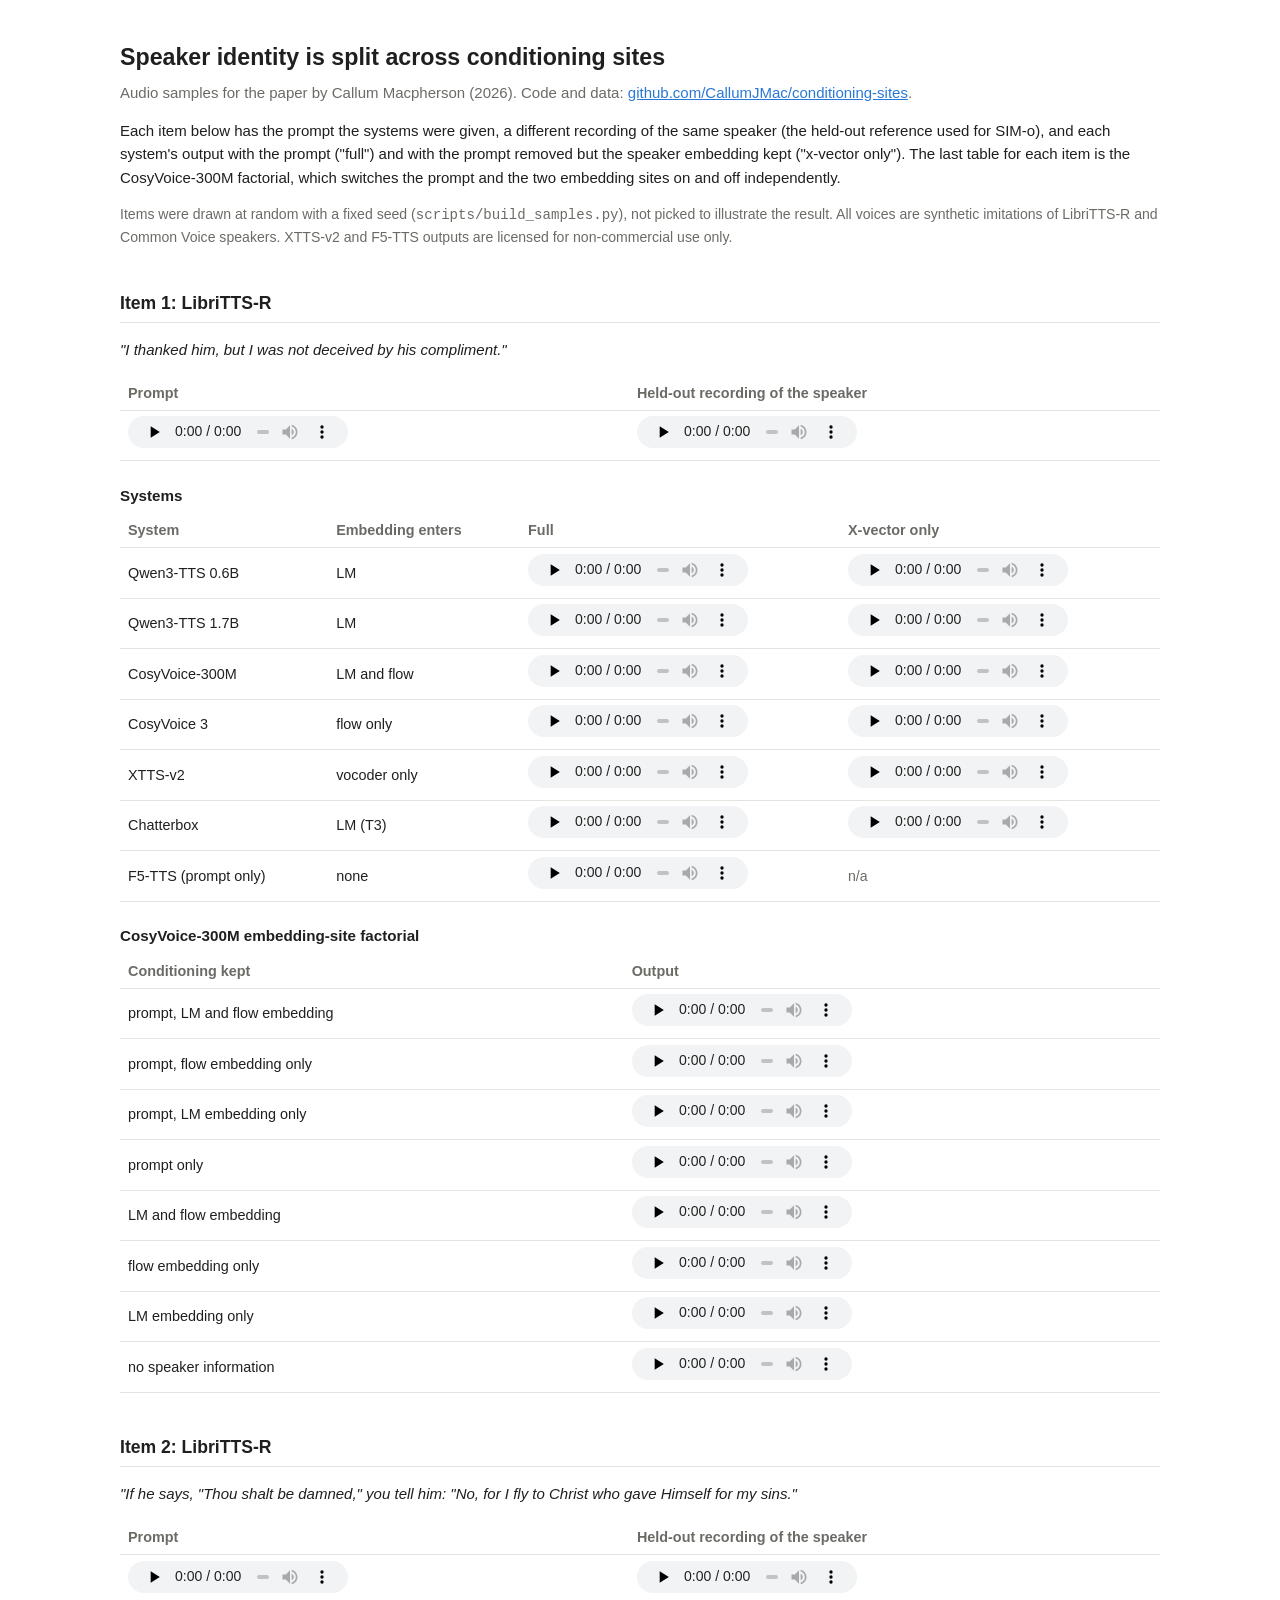
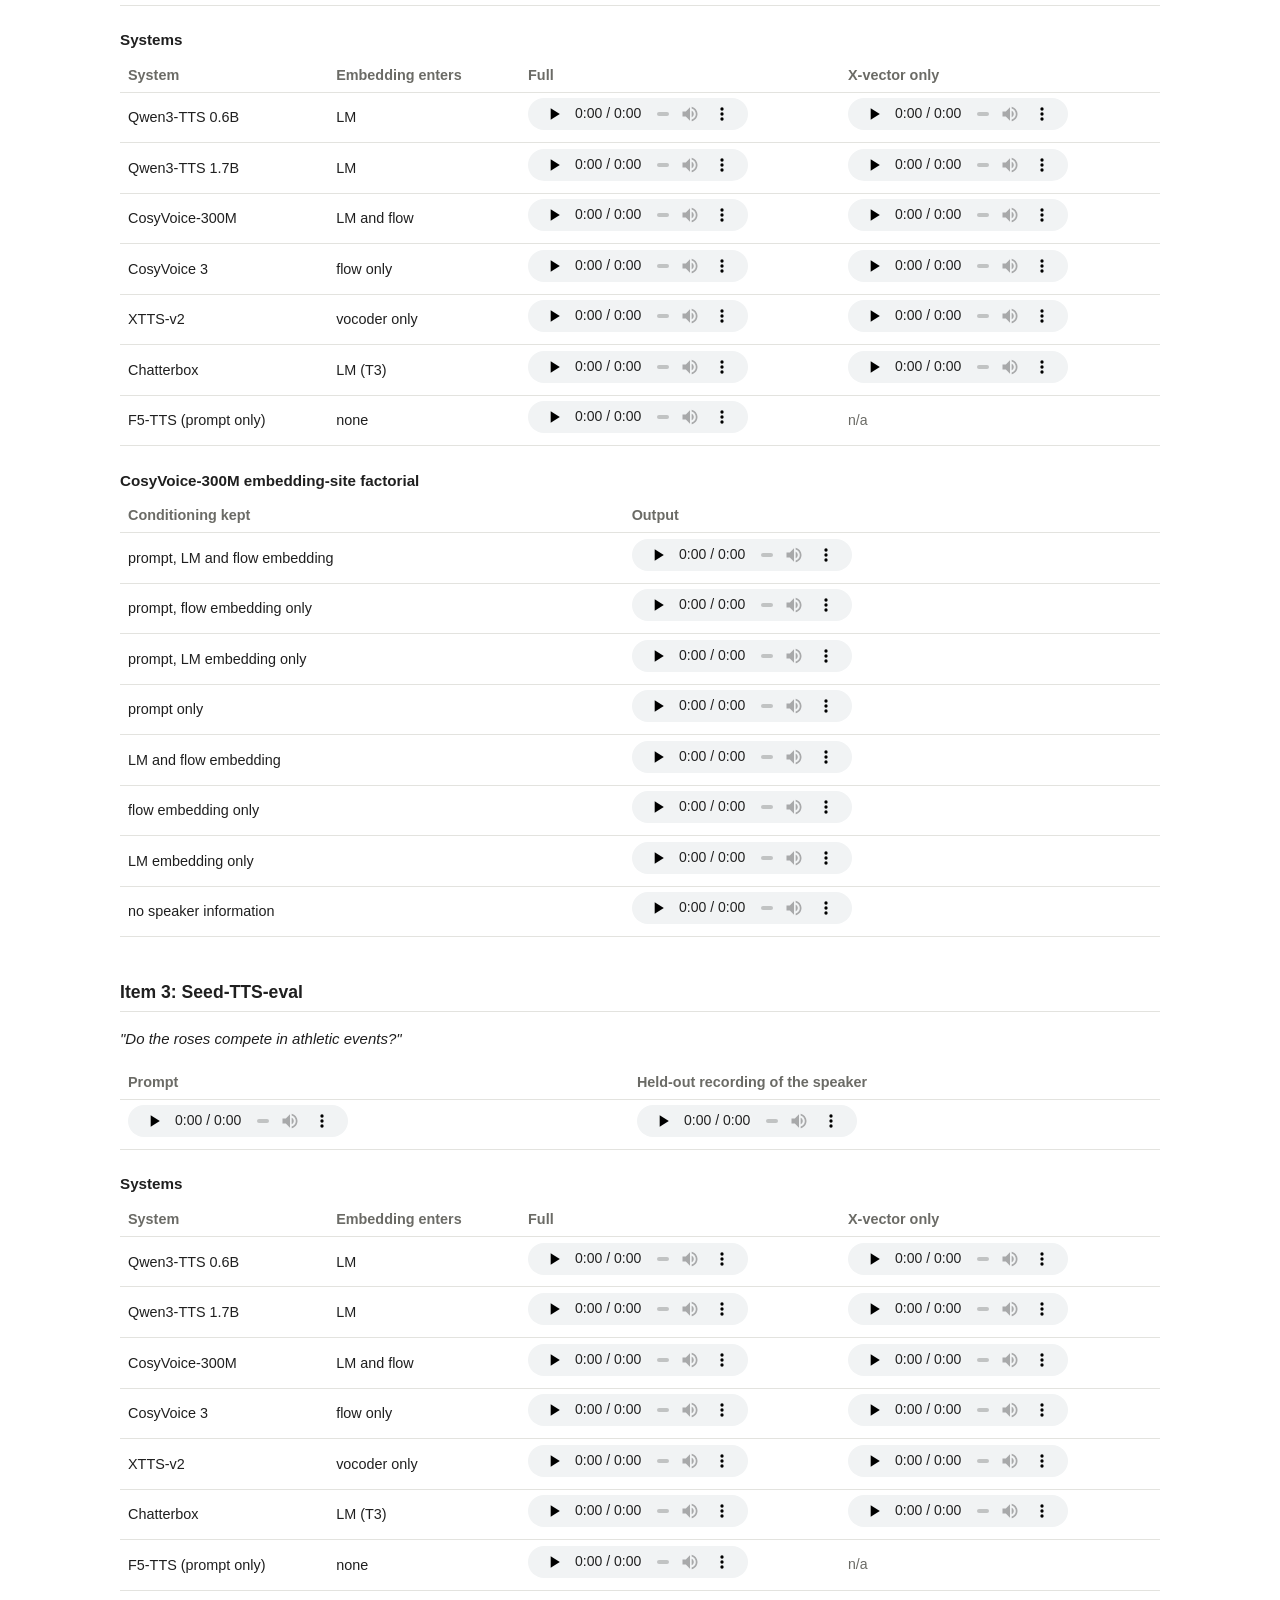
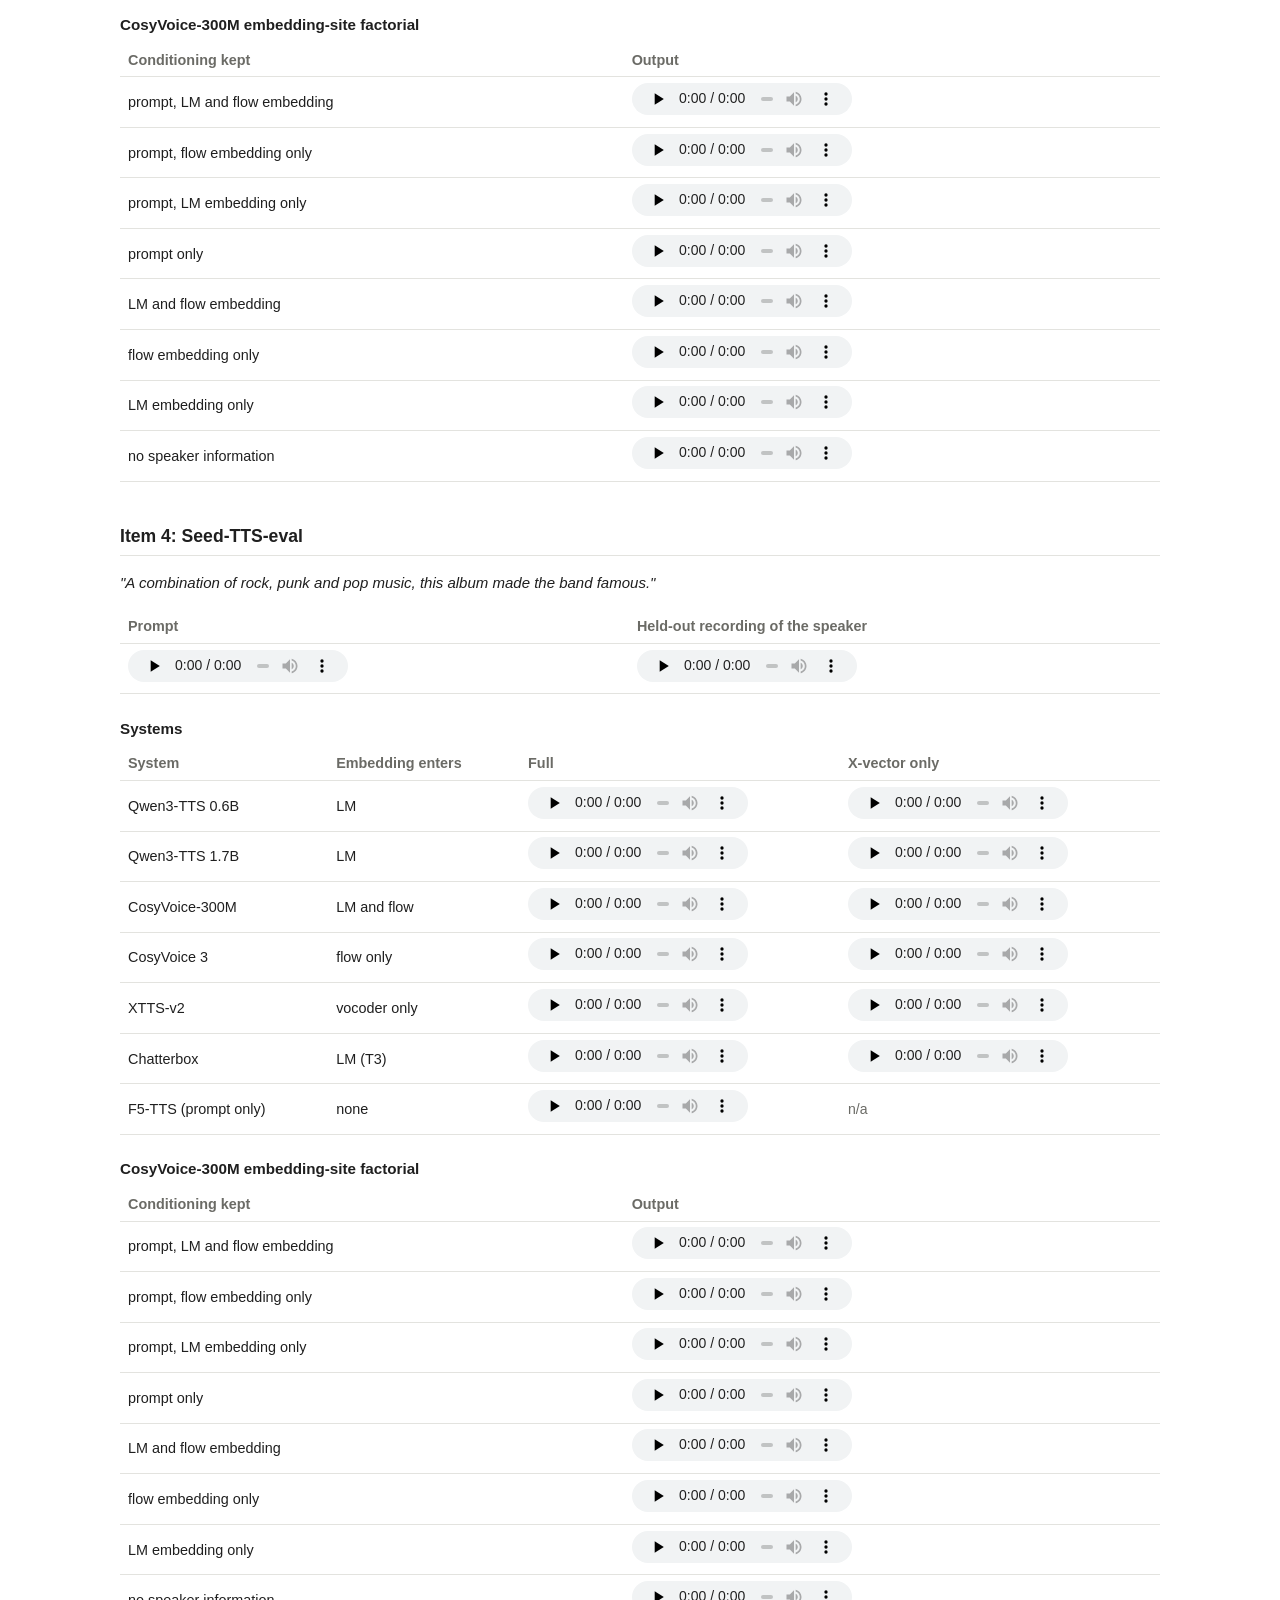
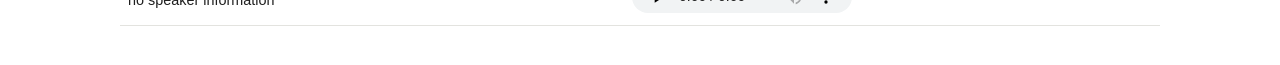
<file: docs/index.html>
<!DOCTYPE html>
<html lang="en">
<head>
<meta charset="utf-8">
<meta name="viewport" content="width=device-width, initial-scale=1">
<title>Speaker identity is split across conditioning sites: audio samples</title>
<style>
  :root { --ink: #1f1f1f; --muted: #6b6b66; --rule: #e3e3df; --accent: #2a78d6; }
  body { font: 15px/1.55 -apple-system, "Segoe UI", Helvetica, Arial, sans-serif; color: var(--ink); max-width: 1040px; margin: 2.5rem auto; padding: 0 1.25rem; }
  h1 { font-size: 1.45rem; margin-bottom: 0.3rem; }
  h2 { font-size: 1.1rem; margin-top: 2.6rem; border-bottom: 1px solid var(--rule); padding-bottom: 0.3rem; }
  h3 { font-size: 0.95rem; margin: 1.4rem 0 0.4rem; }
  p.meta { color: var(--muted); margin-top: 0; }
  a { color: var(--accent); }
  table { border-collapse: collapse; width: 100%; font-size: 0.9rem; }
  th, td { text-align: left; padding: 0.35rem 0.5rem; border-bottom: 1px solid var(--rule); vertical-align: middle; }
  th { font-weight: 600; color: var(--muted); }
  audio { height: 32px; width: 220px; }
  .text { font-style: italic; }
  .note { color: var(--muted); font-size: 0.88rem; }
</style>
</head>
<body>
<h1>Speaker identity is split across conditioning sites</h1>
<p class="meta">Audio samples for the paper by Callum Macpherson (2026). Code and data: <a href="https://github.com/CallumJMac/conditioning-sites">github.com/CallumJMac/conditioning-sites</a>.</p>

<p>Each item below has the prompt the systems were given, a different recording of the same speaker
(the held-out reference used for SIM-o), and each system's output with the prompt ("full") and with the
prompt removed but the speaker embedding kept ("x-vector only"). The last table for each item is the
CosyVoice-300M factorial, which switches the prompt and the two embedding sites on and off independently.</p>

<p class="note">Items were drawn at random with a fixed seed (<code>scripts/build_samples.py</code>), not picked
to illustrate the result. All voices are synthetic imitations of LibriTTS-R and Common Voice speakers.
XTTS-v2 and F5-TTS outputs are licensed for non-commercial use only.</p>

<div id="items"></div>

<script>
const names = { qwen06: "Qwen3-TTS 0.6B", qwen17: "Qwen3-TTS 1.7B", cosyvoice1: "CosyVoice-300M",
  cosyvoice3: "CosyVoice 3", xtts: "XTTS-v2", chatterbox: "Chatterbox", f5tts: "F5-TTS (prompt only)" };
const site = { qwen06: "LM", qwen17: "LM", cosyvoice1: "LM and flow", cosyvoice3: "flow only",
  xtts: "vocoder only", chatterbox: "LM (T3)", f5tts: "none" };
const player = (src) => src ? `<audio controls preload="none" src="${src}"></audio>` : "<span class='note'>n/a</span>";

fetch("samples.json").then((response) => response.json()).then((items) => {
  const root = document.getElementById("items");
  items.forEach((item, index) => {
    const systems = item.systems.map((row) => `<tr><td>${names[row.system]}</td><td>${site[row.system]}</td>
      <td>${player(row.full)}</td><td>${player(row.xvector_only)}</td></tr>`).join("");
    const cells = item.factorial.map((cell) => `<tr><td>${cell.label}</td><td>${player(cell.audio)}</td></tr>`).join("");
    root.insertAdjacentHTML("beforeend", `
      <h2>Item ${index + 1}: ${item.dataset}</h2>
      <p class="text">"${item.text}"</p>
      <table><tr><th>Prompt</th><th>Held-out recording of the speaker</th></tr>
        <tr><td>${player(item.prompt)}</td><td>${player(item.heldout)}</td></tr></table>
      <h3>Systems</h3>
      <table><tr><th>System</th><th>Embedding enters</th><th>Full</th><th>X-vector only</th></tr>${systems}</table>
      ${cells ? `<h3>CosyVoice-300M embedding-site factorial</h3><table><tr><th>Conditioning kept</th><th>Output</th></tr>${cells}</table>` : ""}`);
  });
});
</script>
</body>
</html>
</file>
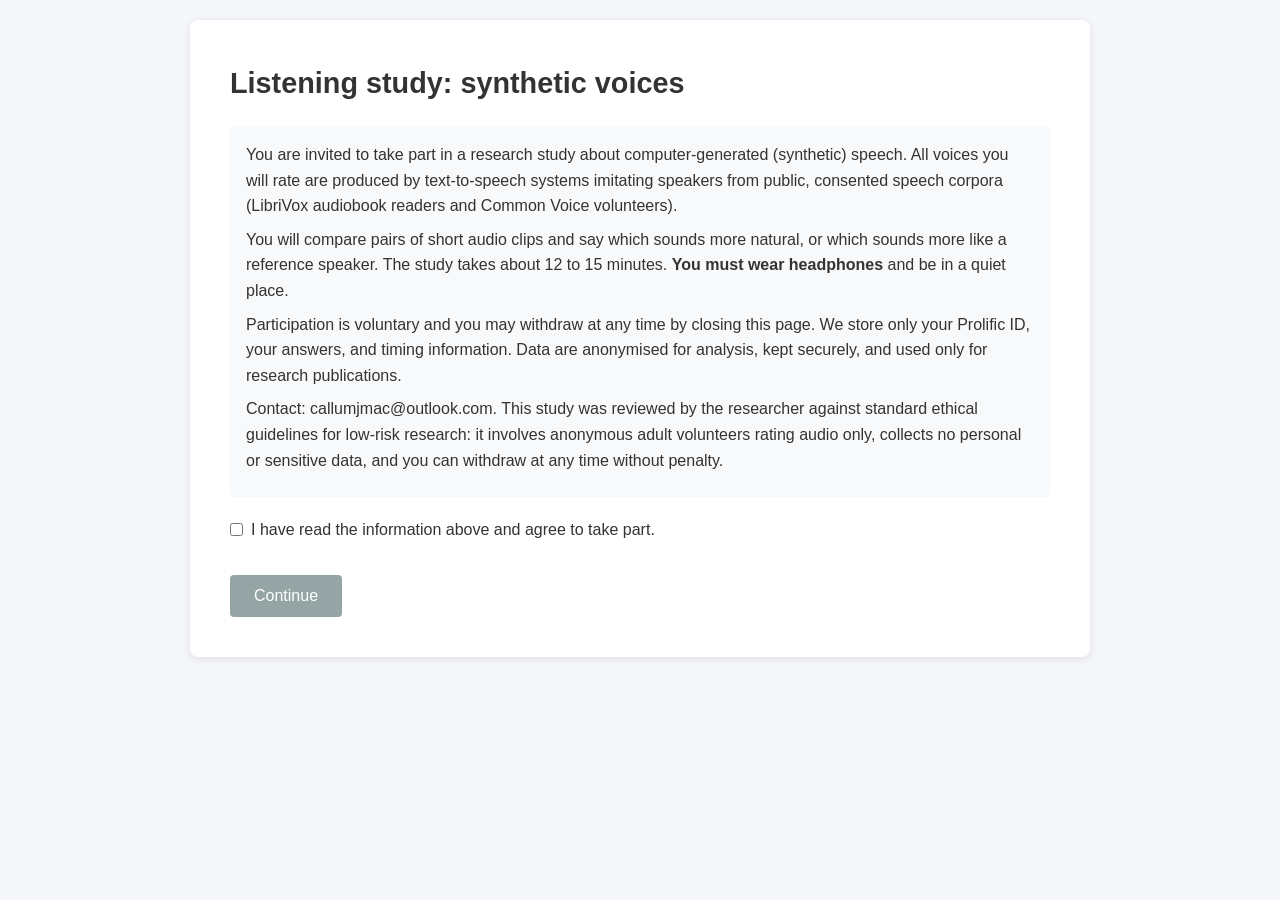
<file: listening_study/index.html>
<!DOCTYPE html>
<html lang="en">
<head>
    <meta charset="UTF-8">
    <meta name="viewport" content="width=device-width, initial-scale=1.0">
    <title>Voice Cloning Listening Study</title>
    <link rel="stylesheet" href="css/style.css?v=9">
</head>
<body>
    <div id="app">
        <div id="page-container"></div>
    </div>
    <script src="js/cmos.js?v=9"></script>
    <script>
        fetch('configs/study.json?v=9')
            .then(response => response.json())
            .then(config => new CmosStudy(config).start());
    </script>
</body>
</html>
</file>
<file: listening_study/css/style.css>
* { box-sizing: border-box; margin: 0; padding: 0; }

body {
    font-family: -apple-system, BlinkMacSystemFont, 'Segoe UI', Roboto, sans-serif;
    background: #f5f7fa;
    color: #333;
    line-height: 1.6;
    padding: 20px;
}

#app {
    max-width: 900px;
    margin: 0 auto;
}

#page-container {
    background: #fff;
    border-radius: 8px;
    box-shadow: 0 2px 8px rgba(0,0,0,0.1);
    padding: 40px;
}

h1 { font-size: 1.8rem; margin-bottom: 16px; }
h2 { font-size: 1.4rem; margin-bottom: 12px; color: #2c3e50; }
h3 { font-size: 1.1rem; margin-bottom: 8px; }

p, li { margin-bottom: 8px; }
ul { padding-left: 20px; }

.btn {
    display: inline-block;
    padding: 12px 24px;
    background: #3498db;
    color: #fff;
    border: none;
    border-radius: 4px;
    font-size: 1rem;
    cursor: pointer;
    margin-top: 16px;
}
.btn:hover { background: #2980b9; }
.btn:disabled { background: #95a5a6; cursor: not-allowed; }

.btn-next { float: right; }

/* Screening */
.screening-question {
    margin-bottom: 20px;
    padding: 16px;
    background: #f8f9fa;
    border-radius: 4px;
}
.screening-question label { display: block; margin-bottom: 4px; font-weight: 500; }
.screening-question select, .screening-question input {
    width: 100%;
    padding: 8px;
    border: 1px solid #ddd;
    border-radius: 4px;
    font-size: 1rem;
}

/* Headphone check */
.headphone-check {
    text-align: center;
    padding: 20px;
}
.headphone-check .options { margin-top: 16px; }
.headphone-check .options button {
    margin: 8px;
    padding: 10px 20px;
    border: 2px solid #3498db;
    background: #fff;
    border-radius: 4px;
    cursor: pointer;
    font-size: 1rem;
}
.headphone-check .options button:hover { background: #ecf0f1; }

/* MUSHRA trial */
.trial-container { margin-top: 20px; }

.reference-player {
    background: #eaf2f8;
    padding: 16px;
    border-radius: 4px;
    margin-bottom: 20px;
    text-align: center;
}
.reference-player audio { width: 100%; max-width: 400px; }

.condition-row {
    display: flex;
    align-items: center;
    padding: 12px 16px;
    margin-bottom: 8px;
    background: #f8f9fa;
    border-radius: 4px;
    gap: 16px;
}
.condition-row .label {
    min-width: 80px;
    font-weight: 500;
    font-size: 0.9rem;
}
.condition-row audio { flex: 0 0 200px; height: 32px; }
.condition-row .slider-container { flex: 1; display: flex; align-items: center; gap: 8px; }
.condition-row input[type="range"] { flex: 1; }
.condition-row .value { min-width: 30px; text-align: right; font-weight: 600; }

.scale-labels {
    display: flex;
    justify-content: space-between;
    font-size: 0.75rem;
    color: #666;
    padding: 0 96px 0 296px;
    margin-bottom: 16px;
}

.scale-header {
    font-weight: 600;
    margin-top: 24px;
    margin-bottom: 8px;
    color: #2c3e50;
}

/* Progress */
.progress-bar {
    width: 100%;
    height: 6px;
    background: #ecf0f1;
    border-radius: 3px;
    margin-bottom: 20px;
}
.progress-bar .fill {
    height: 100%;
    background: #3498db;
    border-radius: 3px;
    transition: width 0.3s;
}

/* Completion */
.completion { text-align: center; padding: 40px 20px; }
.completion h1 { color: #27ae60; }
.completion .code {
    display: inline-block;
    margin-top: 16px;
    padding: 12px 24px;
    background: #ecf0f1;
    border-radius: 4px;
    font-size: 1.4rem;
    font-family: monospace;
    letter-spacing: 2px;
}

/* Warning */
.warning {
    background: #ffeaa7;
    border-left: 4px solid #fdcb6e;
    padding: 12px 16px;
    margin: 12px 0;
    border-radius: 0 4px 4px 0;
}

.error-msg {
    color: #e74c3c;
    font-size: 0.9rem;
    margin-top: 4px;
}

/* Paired comparison (cmos.js) */
.consent-box { margin: 20px 0; padding: 16px; background: #f8f9fa; border-radius: 4px; }
.checkbox { display: flex; align-items: center; gap: 8px; margin: 16px 0; }
.question { margin-bottom: 18px; }
.question label { display: block; margin-left: 8px; }
.error { color: #c0392b; min-height: 1.2em; }
.question-text { font-size: 1.15rem; margin-bottom: 20px; }
.players { display: flex; gap: 16px; flex-wrap: wrap; margin-bottom: 24px; }
.player { flex: 1; min-width: 160px; padding: 16px; background: #f8f9fa; border-radius: 6px; text-align: center; }
.player .label { display: block; font-weight: 700; font-size: 1.2rem; margin-bottom: 8px; }
.scale { display: flex; gap: 6px; flex-wrap: wrap; }
.scale .option { flex: 1; min-width: 100px; font-size: 0.85rem; padding: 10px 6px; }
.options { display: flex; gap: 12px; margin-top: 16px; }
.options .option { min-width: 80px; }
.hint { color: #7f8c8d; font-size: 0.9rem; margin-top: 12px; }
textarea { width: 100%; padding: 8px; margin: 12px 0; font: inherit; }
</file>
